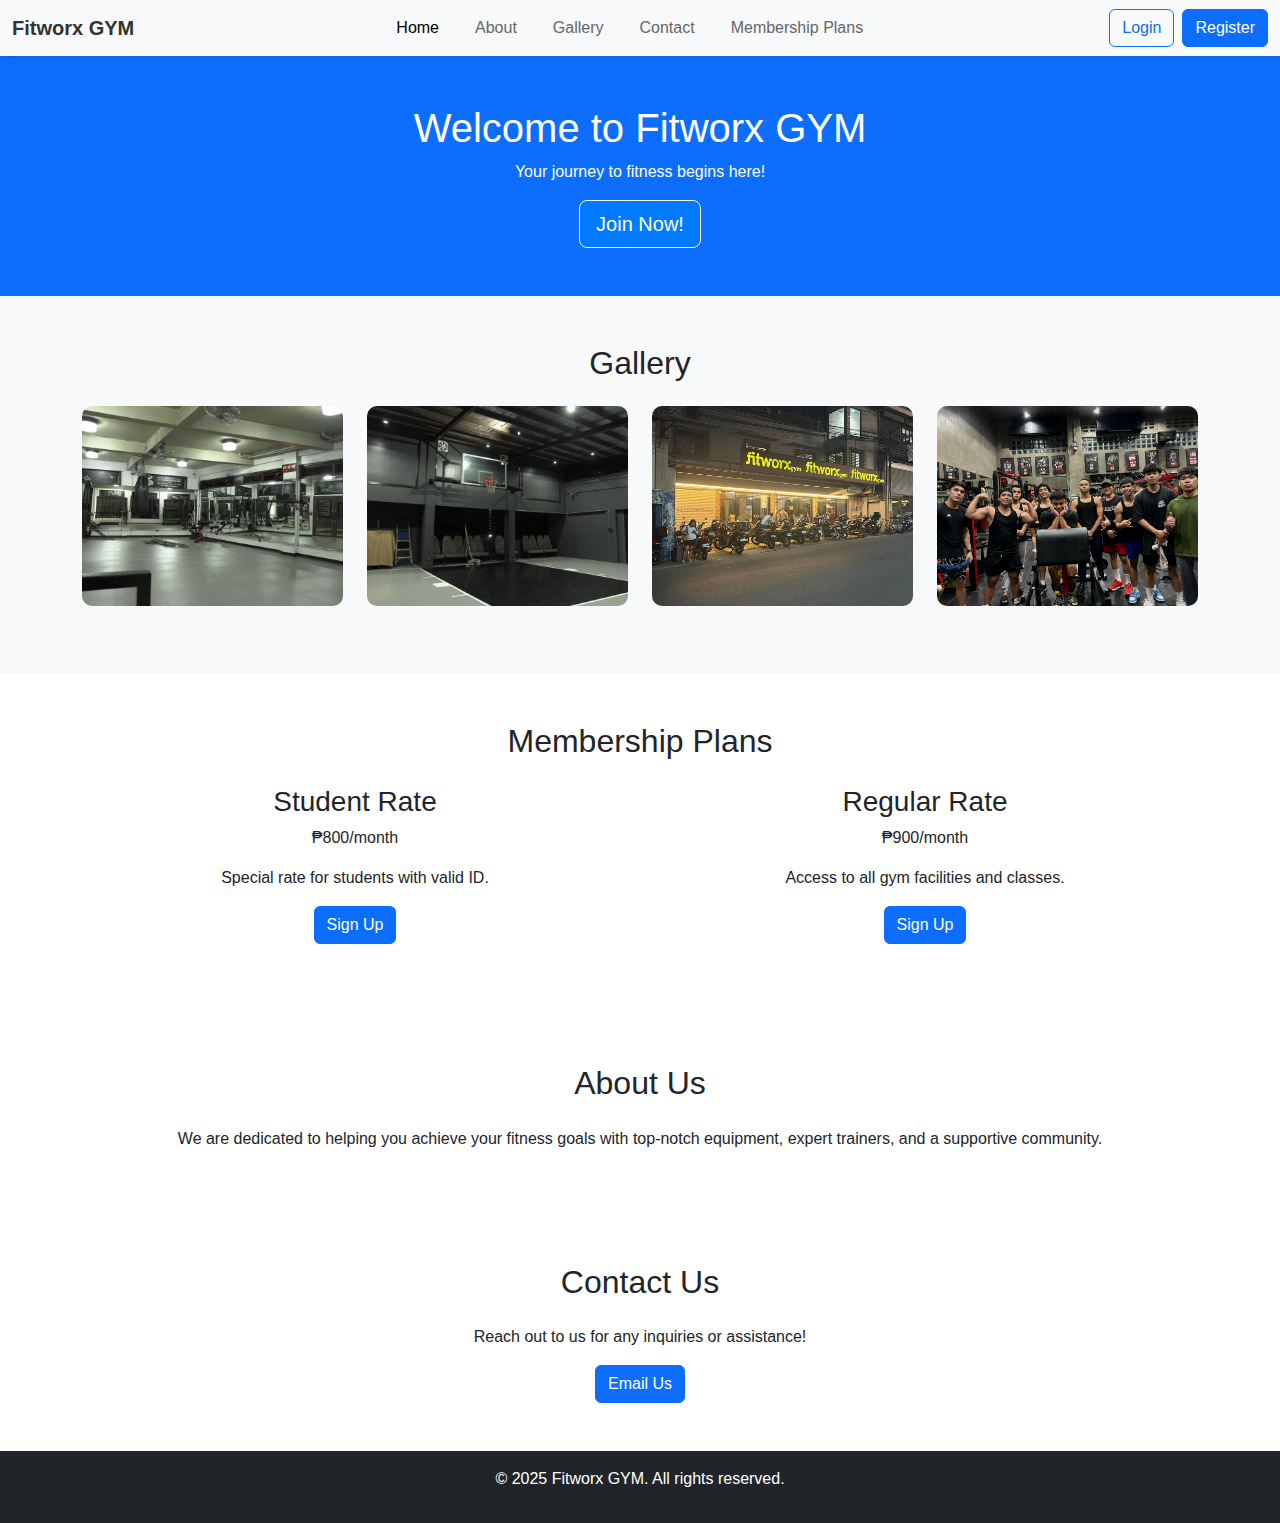
<file: index.html>
<!DOCTYPE html>
<html lang="en">
<head>
    <meta charset="UTF-8">
    <meta name="viewport" content="width=device-width, initial-scale=1.0">
    <link rel="icon" href="https://scontent.fmnl30-1.fna.fbcdn.net/v/t39.30808-6/275958600_3062912943922714_3905378290713568707_n.jpg?_nc_cat=103&ccb=1-7&_nc_sid=6ee11a&_nc_eui2=AeER8oV9K550HO0WaXQ8821b_C3X7UyIL_f8LdftTIgv9xduYBoWBZXyie-CfcaFQG7OnOfsgVzA7brYDKJ-J4QW&_nc_ohc=K8WvpdhxPsEQ7kNvgHmo7KH&_nc_oc=AdiMnMwZWdILjmSxjsHPOdPPpG9vL8z8SWs-7yjypg0t27Ae-aEGH5ZiOlogwT_1XbM&_nc_zt=23&_nc_ht=scontent.fmnl30-1.fna&_nc_gid=AUWG_S4WC6de9ArfVlX4-X9&oh=00_AYDEMe6D3c0DCbpqkJYABwHnGY3paZwt4dozebG9kqXXlg&oe=6796A230">
    <title>Fitworx GYM</title>
    <link href="https://cdn.jsdelivr.net/npm/bootstrap@5.3.0-alpha3/dist/css/bootstrap.min.css" rel="stylesheet">
    <link rel="stylesheet" href="/css/site.css">
    <link rel="stylesheet" href="/css/navbarSite.css">
</head>
<body>
    <!-- Navbar -->
    <nav class="navbar navbar-expand-lg navbar-light bg-light">
        <div class="container-fluid">
            <a class="navbar-brand" href="#">Fitworx GYM</a>
            <button class="navbar-toggler" type="button" data-bs-toggle="collapse" data-bs-target="#navbarNav" aria-controls="navbarNav" aria-expanded="false" aria-label="Toggle navigation">
                <span class="navbar-toggler-icon"></span>
            </button>
            <div class="collapse navbar-collapse" id="navbarNav">
                <ul class="navbar-nav mx-auto">
                    <li class="nav-item"><a class="nav-link active" aria-current="page" href="#">Home</a></li>
                    <li class="nav-item"><a class="nav-link" href="#about">About</a></li>
                    <li class="nav-item"><a class="nav-link" href="#gallery">Gallery</a></li>
                    <li class="nav-item"><a class="nav-link" href="#contact">Contact</a></li>
                    <li class="nav-item"><a class="nav-link" href="#membership">Membership Plans</a></li>
                </ul>
            </div>
            <div class="d-flex align-items-center">
                <a href="/page/login-page.html" class="btn btn-outline-primary me-2">Login</a>
                <a href="/page/register-page.html" class="btn btn-primary">Register</a>
            </div>
        </div>
    </nav>

    <!-- Header Section -->
    <header class="bg-primary text-white text-center py-5">
        <h1>Welcome to Fitworx GYM</h1>
        <p>Your journey to fitness begins here!</p>
        <a href="#membership" class="btn btn-light btn-lg">Join Now!</a>
    </header>

    <!-- Gallery Section -->
    <section id="gallery" class="bg-light py-5">
        <div class="container">
            <h2 class="text-center mb-4">Gallery</h2>
            <div class="row gallery">
                <div class="col-md-3">
                    <img src="img/374589421_816260866835968_1113194790681554257_n.jpg" alt="Gym Image 1">
                </div>
                <div class="col-md-3">
                    <img src="img/374630195_816260550169333_5843130271831819157_n.jpg" alt="Gym Image 2">
                </div>
                <div class="col-md-3">
                    <img src="img/416355892_887540493041338_6907486057570493182_n.jpg" alt="Gym Image 6">
                </div>
                <div class="col-md-3">
                    <img src="img/466871426_1088367472958638_4668885632206509993_n.jpg" alt="Gym Equipment Image 7">
                </div>
            </div>
        </div>
    </section>

    <!-- Membership Plans Section -->
    <section id='membership' class='container py-5'>
        <h2 class='text-center mb-4'>Membership Plans</h2>
        <div class='row text-center'>
            <!-- Updated to only include two plans -->
            <div class='col-md-6 mb-4'>
                <h3>Student Rate</h3>
                <p>₱800/month</p> <!-- Price in pesos -->
                <p>Special rate for students with valid ID.</p> 
                <button class='btn btn-primary'>Sign Up</button> 
            </div> 
            <div class='col-md-6 mb-4'>
                <h3>Regular Rate</h3> 
                <p>₱900/month</p> <!-- Price in pesos -->
                <p>Access to all gym facilities and classes.</p> 
                <button class='btn btn-primary'>Sign Up</button> 
            </div> 
        </div> 
    </section>

    <!-- About Section -->
    <section id="about" class="container py-5">
        <h2 class="text-center mb-4">About Us</h2>
        <p class="text-center">We are dedicated to helping you achieve your fitness goals with top-notch equipment, expert trainers, and a supportive community.</p>
    </section>

    <!-- Contact Section -->
    <section id='contact' class='py-5'>
        <div class='container'>
            <h2 class='text-center mb-4'>Contact Us</h2> 
            <p class='text-center'>Reach out to us for any inquiries or assistance!</p> 
            <div class='text-center'>
                <!-- Email link for contact -->
                <a href='mailto:contact@gymname.com' class='btn btn-primary'>Email Us</a> 
            </div> 
        </div> 
    </section>

    <!-- Footer -->
    <footer class='bg-dark text-white text-center py-3'>
        <!-- Footer content -->
        <p>&copy; 2025 Fitworx GYM. All rights reserved.</p> 
    </footer>

    <script src='https://cdn.jsdelivr.net/npm/bootstrap@5.3.0-alpha3/dist/js/bootstrap.bundle.min.js'></script>
</body> 
</html>
</file>
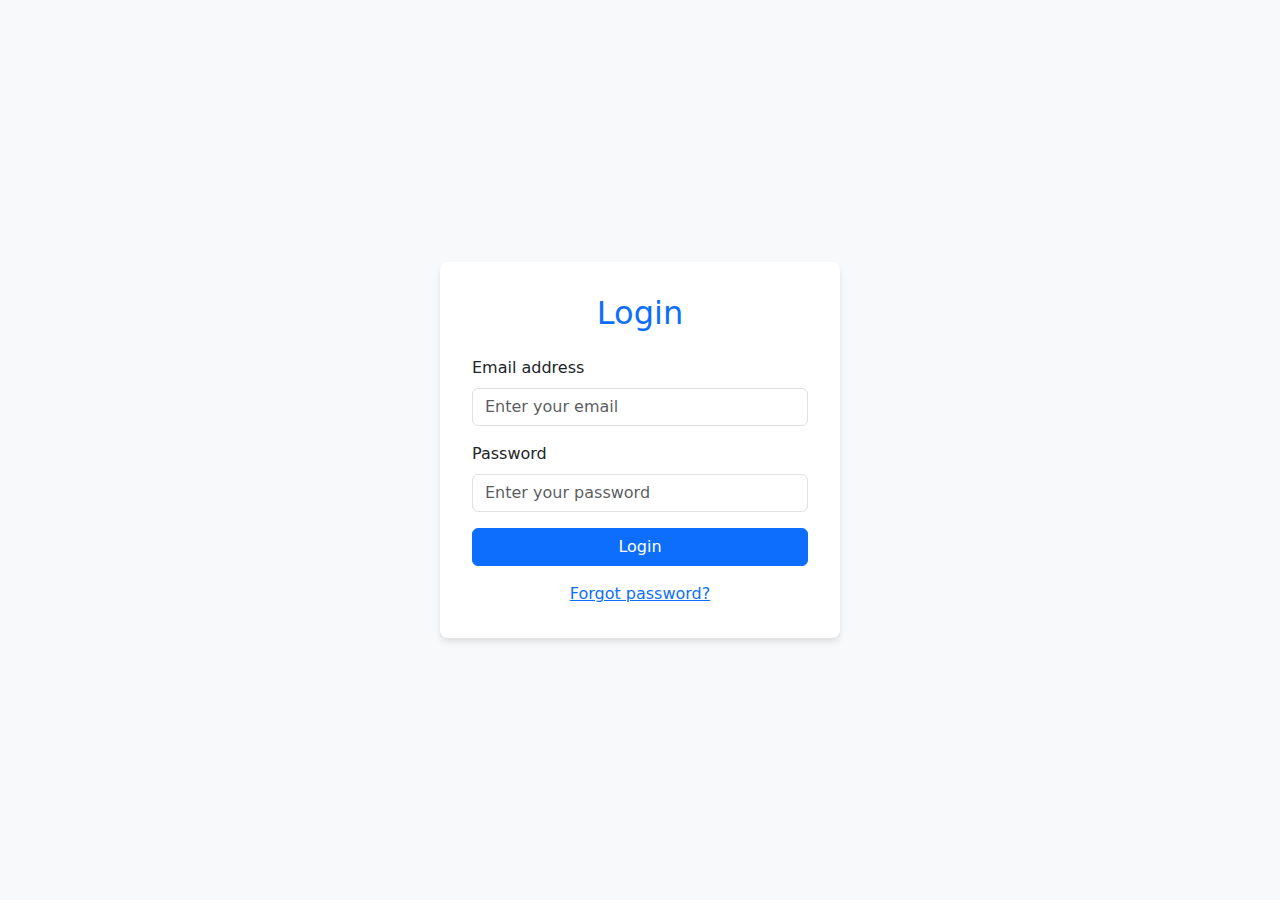
<file: page/login-page.html>
<!DOCTYPE html>
<html lang="en">
<head>
    <meta charset="UTF-8">
    <meta name="viewport" content="width=device-width, initial-scale=1.0">
    <link rel="icon" href="https://scontent.fmnl30-1.fna.fbcdn.net/v/t39.30808-6/275958600_3062912943922714_3905378290713568707_n.jpg?_nc_cat=103&ccb=1-7&_nc_sid=6ee11a&_nc_eui2=AeER8oV9K550HO0WaXQ8821b_C3X7UyIL_f8LdftTIgv9xduYBoWBZXyie-CfcaFQG7OnOfsgVzA7brYDKJ-J4QW&_nc_ohc=K8WvpdhxPsEQ7kNvgHmo7KH&_nc_oc=AdiMnMwZWdILjmSxjsHPOdPPpG9vL8z8SWs-7yjypg0t27Ae-aEGH5ZiOlogwT_1XbM&_nc_zt=23&_nc_ht=scontent.fmnl30-1.fna&_nc_gid=AUWG_S4WC6de9ArfVlX4-X9&oh=00_AYDEMe6D3c0DCbpqkJYABwHnGY3paZwt4dozebG9kqXXlg&oe=6796A230">
    <title>Login - Fitworx GYM</title>
    <link href="https://cdn.jsdelivr.net/npm/bootstrap@5.3.0-alpha3/dist/css/bootstrap.min.css" rel="stylesheet">
    <link rel="stylesheet" href="/css/login.css">
</head>
<body>
    <!-- Login Section -->
    <div class="login-container">
        <h2>Login</h2>
        <form>
            <div class="mb-3">
                <label for="email" class="form-label">Email address</label>
                <input type="email" class="form-control" id="email" placeholder="Enter your email" required>
            </div>
            <div class="mb-3">
                <label for="password" class="form-label">Password</label>
                <input type="password" class="form-control" id="password" placeholder="Enter your password" required>
            </div>
            <div class="d-grid gap-2">
                <button type="submit" class="btn btn-primary">Login</button>
            </div>
            <div class="forgot-password">
                <a href="#">Forgot password?</a>
            </div>
        </form>
    </div>

    <script src='https://cdn.jsdelivr.net/npm/bootstrap@5.3.0-alpha3/dist/js/bootstrap.bundle.min.js'></script>
</body>
</html>
</file>
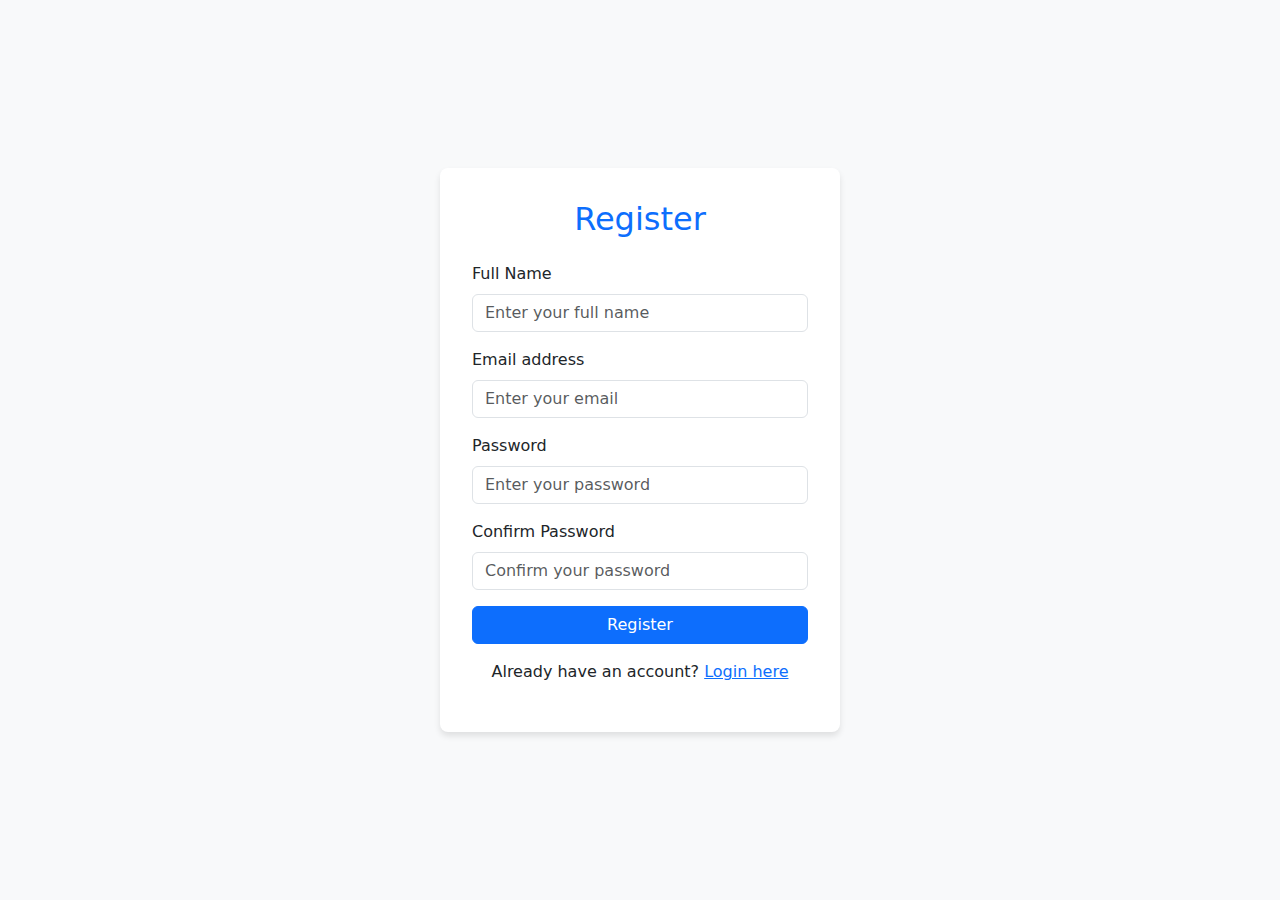
<file: page/register-page.html>
<!DOCTYPE html>
<html lang="en">
<head>
    <meta charset="UTF-8">
    <meta name="viewport" content="width=device-width, initial-scale=1.0">
    <link rel="icon" href="https://scontent.fmnl30-1.fna.fbcdn.net/v/t39.30808-6/275958600_3062912943922714_3905378290713568707_n.jpg?_nc_cat=103&ccb=1-7&_nc_sid=6ee11a&_nc_eui2=AeER8oV9K550HO0WaXQ8821b_C3X7UyIL_f8LdftTIgv9xduYBoWBZXyie-CfcaFQG7OnOfsgVzA7brYDKJ-J4QW&_nc_ohc=K8WvpdhxPsEQ7kNvgHmo7KH&_nc_oc=AdiMnMwZWdILjmSxjsHPOdPPpG9vL8z8SWs-7yjypg0t27Ae-aEGH5ZiOlogwT_1XbM&_nc_zt=23&_nc_ht=scontent.fmnl30-1.fna&_nc_gid=AUWG_S4WC6de9ArfVlX4-X9&oh=00_AYDEMe6D3c0DCbpqkJYABwHnGY3paZwt4dozebG9kqXXlg&oe=6796A230">
    <title>Register</title>
    <link href="https://cdn.jsdelivr.net/npm/bootstrap@5.3.0-alpha3/dist/css/bootstrap.min.css" rel="stylesheet">
    <link rel="stylesheet" href="/css/register.css">
</head>
<body>
    <!-- Register Section -->
    <div class="register-container">
        <h2>Register</h2>
        <form>
            <div class="mb-3">
                <label for="name" class="form-label">Full Name</label>
                <input type="text" class="form-control" id="name" placeholder="Enter your full name" required>
            </div>
            <div class="mb-3">
                <label for="email" class="form-label">Email address</label>
                <input type="email" class="form-control" id="email" placeholder="Enter your email" required>
            </div>
            <div class="mb-3">
                <label for="password" class="form-label">Password</label>
                <input type="password" class="form-control" id="password" placeholder="Enter your password" required>
            </div>
            <div class="mb-3">
                <label for="confirmPassword" class="form-label">Confirm Password</label>
                <input type="password" class="form-control" id="confirmPassword" placeholder="Confirm your password" required>
            </div>
            <div class="d-grid gap-2">
                <button type="submit" class="btn btn-primary">Register</button>
            </div>
            <div class="login-link">
                <p>Already have an account? <a href="/page/login-page.html">Login here</a></p>
            </div>
        </form>
    </div>

    <script src='https://cdn.jsdelivr.net/npm/bootstrap@5.3.0-alpha3/dist/js/bootstrap.bundle.min.js'></script>
</body>
</html>
</file>
<file: css/site.css>
body {
    font-family: Arial, sans-serif;
}
.gallery img {
    width: 100%;
    height: 200px; 
    object-fit: cover; 
    border-radius: 10px;
}
.gallery .col-md-3 {
    margin-bottom: 20px; 
}
</file>
<file: css/navbarSite.css>
.navbar {
    background-color: #ffffff;
    box-shadow: 0 2px 4px rgba(0,0,0,0.1);
}

.navbar-brand {
    color: #333;
    font-weight: bold;
}

.nav-link {
    color: #666;
    margin: 0 10px;
    transition: color 0.2s ease;
}

.nav-link:hover,
.nav-link.active {
    color: #007bff;
}

.btn-outline-light {
    border-color: #007bff;
    color: #007bff;
}

.btn-light {
    background-color: #007bff;
    color: white;
}

.btn-outline-light:hover,
.btn-light:hover {
    opacity: 0.9;
}
</file>
<file: css/login.css>
body {
    background-color: #f8f9fa;
    display: flex;
    justify-content: center;
    align-items: center;
    height: 100vh;
    margin: 0;
}
.login-container {
    background: white;
    padding: 2rem;
    border-radius: 8px;
    box-shadow: 0 4px 6px rgba(0, 0, 0, 0.1);
    width: 100%;
    max-width: 400px;
}
.login-container h2 {
    color: #0d6efd;
    margin-bottom: 1.5rem;
    text-align: center;
}
.btn-primary {
    width: 100%;
}
.forgot-password {
    text-align: center;
    margin-top: 1rem;
}

@media (max-width: 576px) {
    .login-container {
        padding: 1.5rem;
    }
    h2 {
        font-size: 1.5rem;
    }
    .form-control {
        font-size: 0.9rem;
    }
    .btn {
        font-size: 0.9rem;
    }
}

@media (max-width: 400px) {
    .login-container {
        padding: 1rem;
        margin: 0 10px;
    }
    h2 {
        font-size: 1.25rem;
    }
    .form-label {
        font-size: 0.9rem;
    }
}
</file>
<file: css/register.css>
body {
    background-color: #f8f9fa;
    display: flex;
    justify-content: center;
    align-items: center;
    height: 100vh;
    margin: 0;
}
.register-container {
    background: white;
    padding: 2rem;
    border-radius: 8px;
    box-shadow: 0 4px 6px rgba(0, 0, 0, 0.1);
    width: 100%;
    max-width: 400px;
}
.register-container h2 {
    color: #0d6efd; 
    margin-bottom: 1.5rem;
    text-align: center;
}
.btn-primary {
    width: 100%;
}
.login-link {
    text-align: center;
    margin-top: 1rem;
}

/* Responsive Tweaks */
@media (max-width: 576px) {
    .register-container {
        padding: 1.5rem; 
    }
    h2 {
        font-size: 1.5rem; 
    }
    .form-control {
        font-size: 0.9rem; 
    }
    .btn {
        font-size: 0.9rem; 
    }
}

@media (max-width: 400px) {
    .register-container {
        padding: 1rem; 
        margin: 0 10px; 
    }
    h2 {
        font-size: 1.25rem; 
    }
    .form-label {
        font-size: 0.9rem; 
    }
}
</file>
